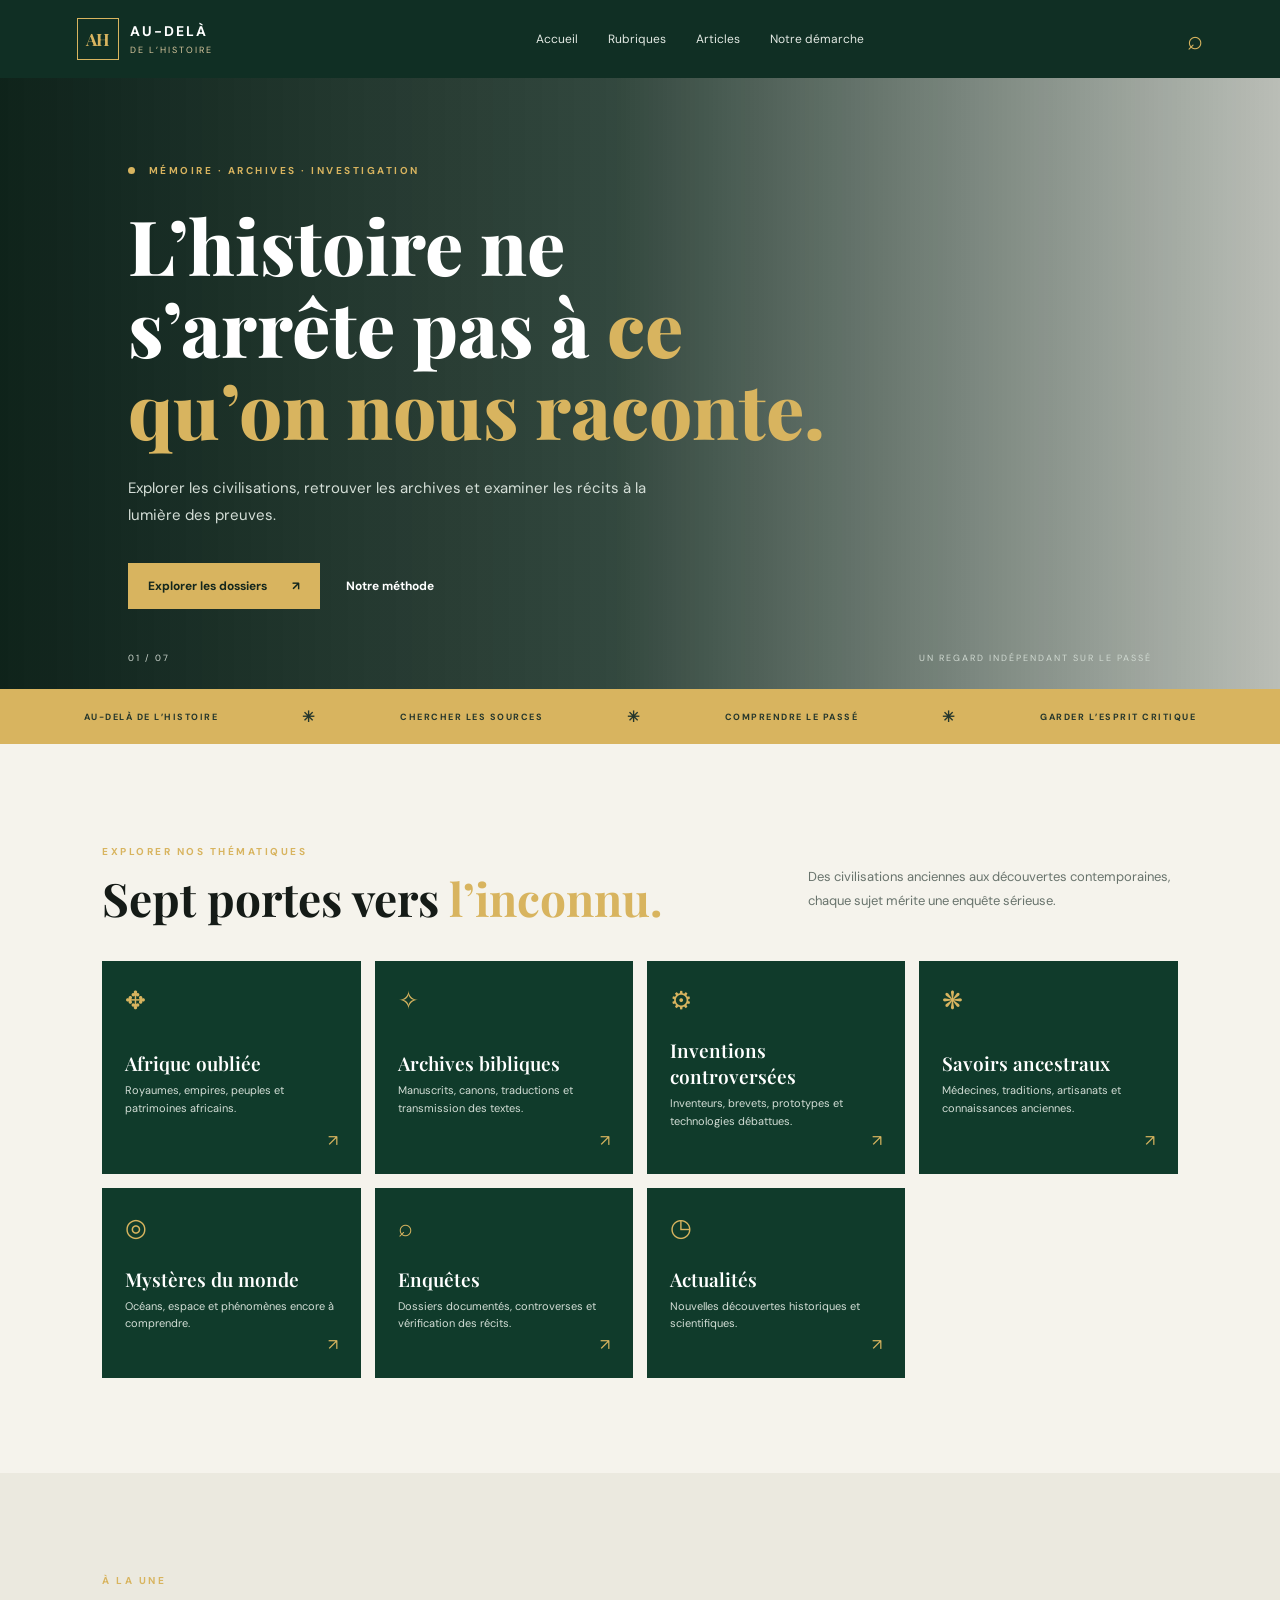
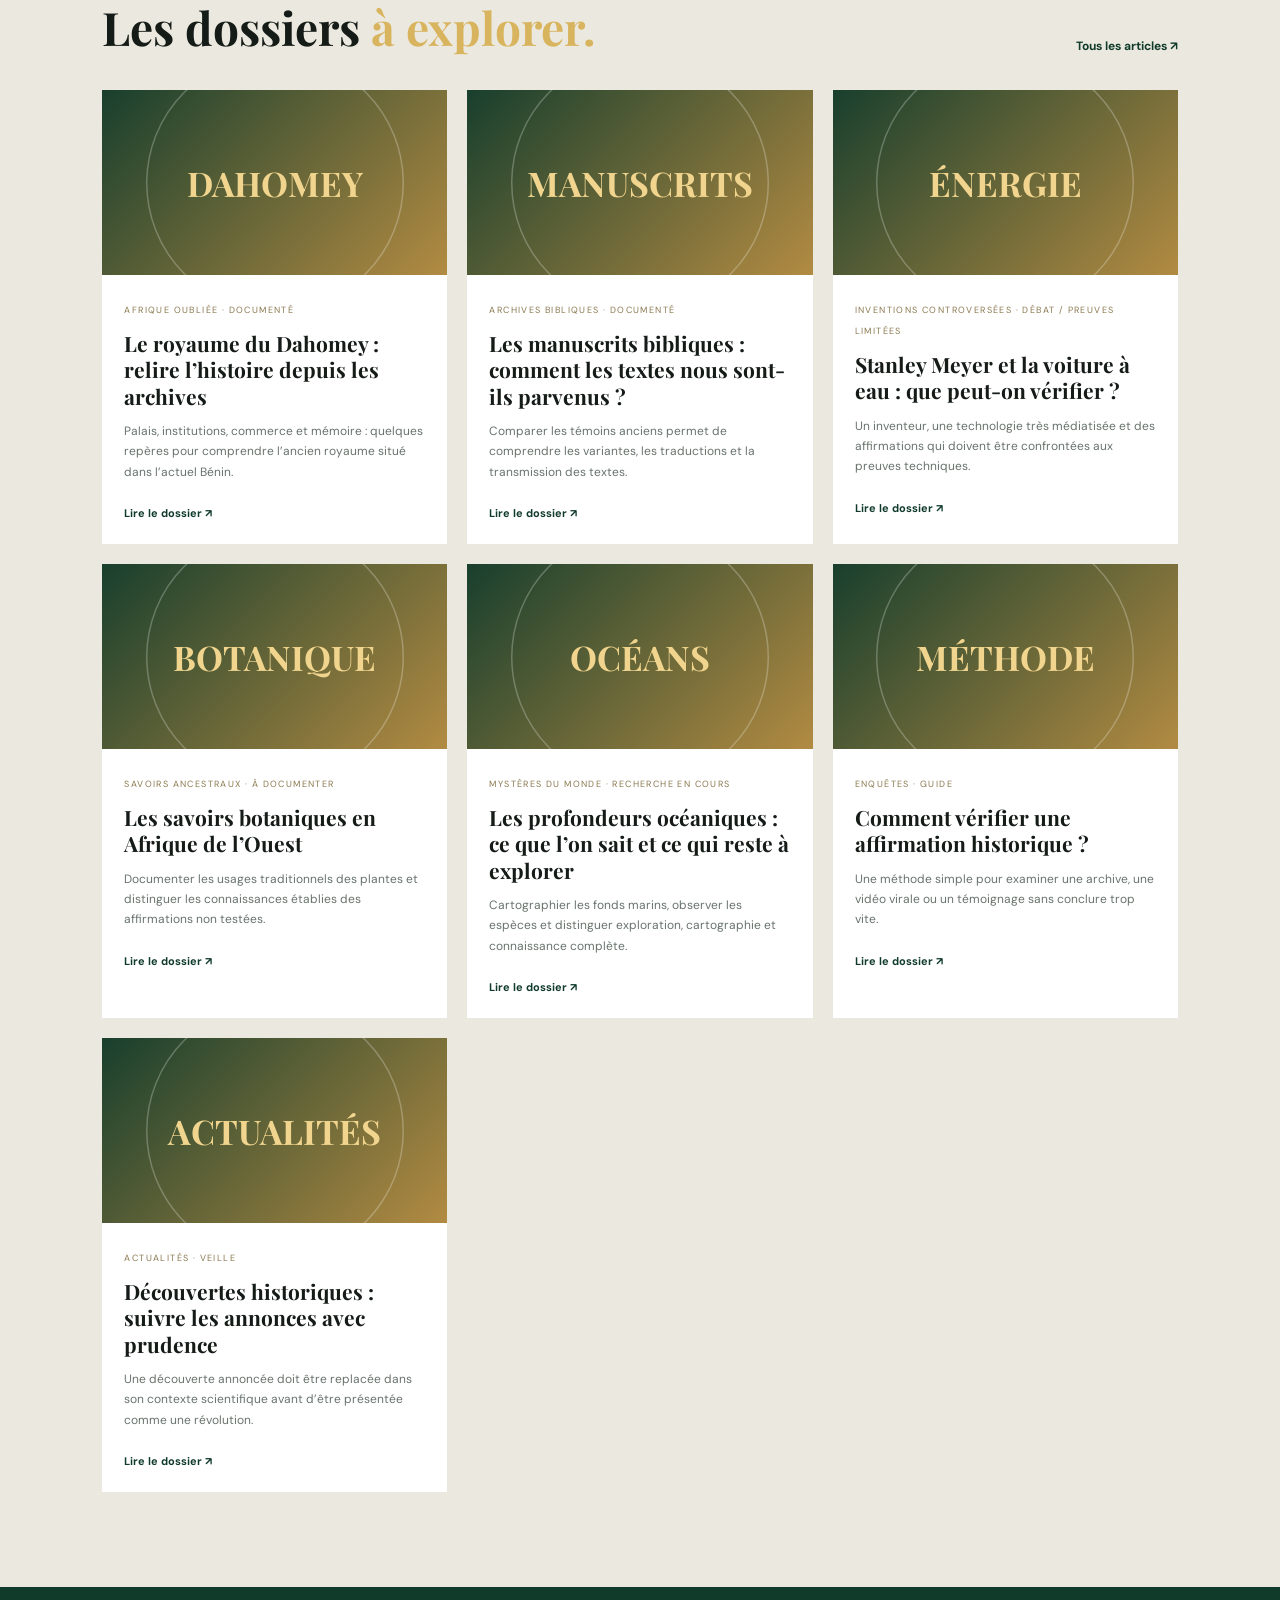
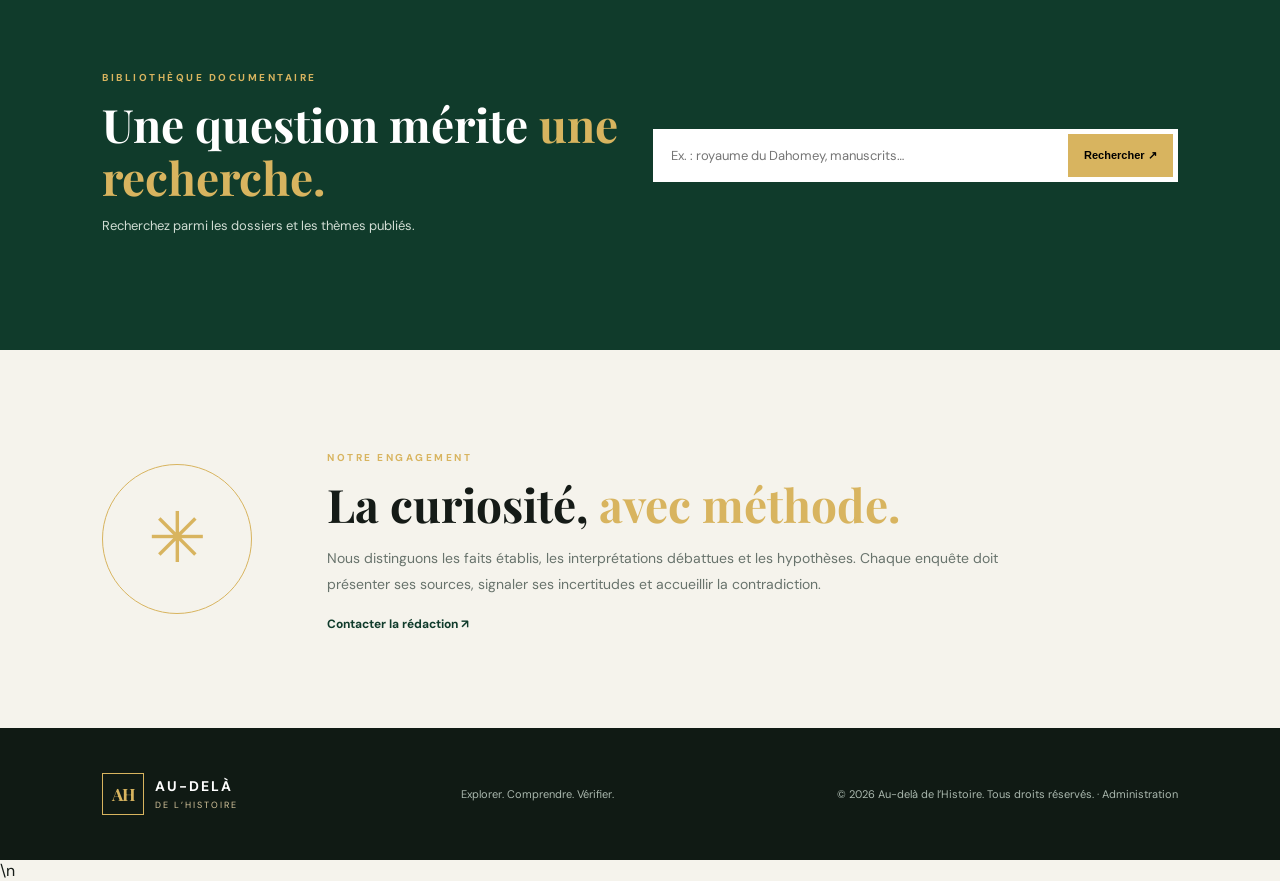
<file: index.html>
<!doctype html>
<html lang="fr">
<head>
  <meta charset="utf-8">
  <meta name="viewport" content="width=device-width, initial-scale=1">
  <meta name="theme-color" content="#103b2b">
  <meta name="description" content="Au-delà de l’Histoire : archives, civilisations, découvertes et enquêtes documentées.">
  <title>Au-delà de l’Histoire — Explorer, comprendre, vérifier</title>
  <link rel="preconnect" href="https://fonts.googleapis.com">
  <link rel="preconnect" href="https://fonts.gstatic.com" crossorigin>
  <link href="https://fonts.googleapis.com/css2?family=DM+Sans:wght@400;500;600;700&family=Playfair+Display:wght@600;700;800&display=swap" rel="stylesheet">
  <link rel="manifest" href="site.webmanifest">
  <link rel="icon" href="assets/icon.svg" type="image/svg+xml">
  <link rel="stylesheet" href="styles.css">
</head>
<body>
<header class="site-header">
  <a class="brand" href="#" aria-label="Au-delà de l'Histoire, accueil">
    <span class="brand-mark">AH</span><span><strong>AU-DELÀ</strong><small>DE L’HISTOIRE</small></span>
  </a>
  <button class="menu-toggle" id="menuToggle" aria-label="Ouvrir le menu">☰</button>
  <nav id="mainNav">
    <a href="#accueil">Accueil</a><a href="#rubriques">Rubriques</a><a href="#articles">Articles</a><a href="#apropos">Notre démarche</a>
  </nav>
  <a class="header-search" href="#recherche" aria-label="Rechercher">⌕</a>
</header>

<main>
<section class="hero" id="accueil">
  <div class="hero-shade"></div>
  <div class="hero-content">
    <span class="eyebrow"><i></i> MÉMOIRE · ARCHIVES · INVESTIGATION</span>
    <h1>L’histoire ne s’arrête pas à <em>ce qu’on nous raconte.</em></h1>
    <p>Explorer les civilisations, retrouver les archives et examiner les récits à la lumière des preuves.</p>
    <div class="hero-actions"><a class="btn btn-gold" href="#articles">Explorer les dossiers <span>↗</span></a><a class="text-link" href="#apropos">Notre méthode</a></div>
  </div>
  <div class="hero-note"><span>01 / 07</span><span>UN REGARD INDÉPENDANT SUR LE PASSÉ</span></div>
</section>

<section class="ticker"><span>AU-DELÀ DE L’HISTOIRE</span><b>✳</b><span>CHERCHER LES SOURCES</span><b>✳</b><span>COMPRENDRE LE PASSÉ</span><b>✳</b><span>GARDER L’ESPRIT CRITIQUE</span></section>

<section class="section" id="rubriques">
  <div class="section-heading"><div><span class="kicker">EXPLORER NOS THÉMATIQUES</span><h2>Sept portes vers <em>l’inconnu.</em></h2></div><p>Des civilisations anciennes aux découvertes contemporaines, chaque sujet mérite une enquête sérieuse.</p></div>
  <div class="category-grid" id="categoryGrid"></div>
</section>

<section class="featured-wrap" id="articles">
  <div class="section-heading"><div><span class="kicker">À LA UNE</span><h2>Les dossiers <em>à explorer.</em></h2></div><a class="text-link" href="#recherche">Tous les articles ↗</a></div>
  <div class="featured-grid" id="articleGrid"></div>
</section>

<section class="search-section" id="recherche">
  <div><span class="kicker">BIBLIOTHÈQUE DOCUMENTAIRE</span><h2>Une question mérite <em>une recherche.</em></h2><p>Recherchez parmi les dossiers et les thèmes publiés.</p></div>
  <form id="searchForm" class="search-form"><label class="sr-only" for="searchInput">Rechercher un article</label><input id="searchInput" type="search" placeholder="Ex. : royaume du Dahomey, manuscrits…" autocomplete="off"><button type="submit">Rechercher ↗</button></form>
  <div id="searchResults" class="search-results" aria-live="polite"></div>
</section>

<section class="method section" id="apropos">
  <div class="method-symbol">✳</div><div><span class="kicker">NOTRE ENGAGEMENT</span><h2>La curiosité, <em>avec méthode.</em></h2><p>Nous distinguons les faits établis, les interprétations débattues et les hypothèses. Chaque enquête doit présenter ses sources, signaler ses incertitudes et accueillir la contradiction.</p><a class="text-link" href="mailto:redaction@audeladelhistoire.org">Contacter la rédaction ↗</a></div>
</section>
</main>

<footer><a class="brand footer-brand" href="#"><span class="brand-mark">AH</span><span><strong>AU-DELÀ</strong><small>DE L’HISTOIRE</small></span></a><p>Explorer. Comprendre. Vérifier.</p><small>© <span id="year"></span> Au-delà de l’Histoire. Tous droits réservés. · <a href="admin.html">Administration</a></small></footer>
<dialog id="articleDialog" class="article-dialog"><button class="dialog-close" id="dialogClose" aria-label="Fermer">×</button><div id="articleDetail"></div></dialog>
<script src="app.js"></script>\n<script type="module" src="public-data.js"></script>
<script>
  if ("serviceWorker" in navigator) {
    window.addEventListener("load", () => navigator.serviceWorker.register("./sw.js").catch(() => {}));
  }
</script>
</body>
</html>
</file>
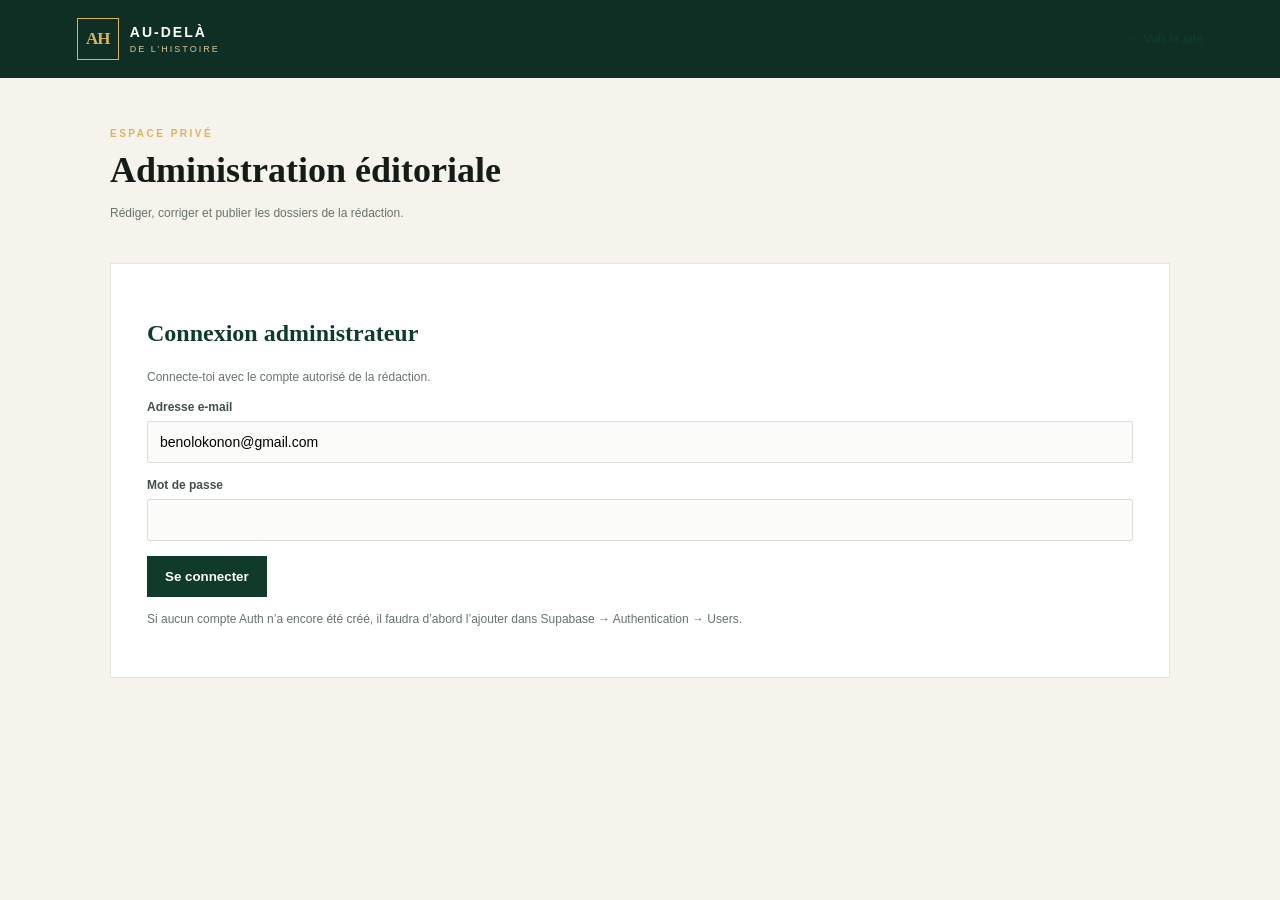
<file: admin.html>
<!doctype html>
<html lang="fr">
<head>
<meta charset="utf-8"><meta name="viewport" content="width=device-width,initial-scale=1">
<meta name="theme-color" content="#103b2b">
<title>Administration — Au-delà de l’Histoire</title>
<link rel="stylesheet" href="styles.css">
<style>
.admin-shell{max-width:1100px;margin:45px auto;padding:0 20px 70px}.admin-top{display:flex;justify-content:space-between;align-items:center;gap:15px;flex-wrap:wrap;margin-bottom:28px}.admin-panel{background:white;padding:clamp(20px,4vw,36px);margin:20px 0;border:1px solid var(--line)}.admin-panel h1,.admin-panel h2{font-family:"Playfair Display",serif;color:var(--green)}.admin-form{display:grid;grid-template-columns:1fr 1fr;gap:15px}.admin-form label{display:grid;gap:7px;font-size:12px;font-weight:700;color:#435047}.admin-form input,.admin-form select,.admin-form textarea{width:100%;padding:12px;border:1px solid #d9ded8;background:#fbfcfa;font:14px "DM Sans",sans-serif;border-radius:2px}.admin-form textarea{min-height:150px;resize:vertical}.admin-form .wide{grid-column:1/-1}.admin-actions{display:flex;gap:10px;flex-wrap:wrap}.admin-button{border:0;background:var(--green);color:white;padding:13px 18px;font-weight:700;cursor:pointer}.admin-button.secondary{background:#e9eee8;color:var(--green)}.admin-button.danger{background:#8d3029}.admin-status{padding:12px;background:#edf1e9;color:var(--green);font-size:13px;margin:12px 0}.admin-status.error{background:#fae9e7;color:#8d3029}.admin-table{width:100%;border-collapse:collapse;font-size:13px}.admin-table th,.admin-table td{padding:12px 8px;border-bottom:1px solid var(--line);text-align:left;vertical-align:top}.admin-table th{color:var(--green)}.admin-table button{margin:3px}.admin-hidden{display:none!important}.admin-help{font-size:12px;color:var(--muted);line-height:1.7}@media(max-width:650px){.admin-form{grid-template-columns:1fr}.admin-form .wide{grid-column:auto}.admin-table{font-size:11px}.admin-table th,.admin-table td{padding:8px 4px}}
</style>
</head>
<body>
<header class="site-header"><a class="brand" href="index.html"><span class="brand-mark">AH</span><span><strong>AU-DELÀ</strong><small>DE L’HISTOIRE</small></span></a><a class="text-link" href="index.html">← Voir le site</a></header>
<main class="admin-shell">
<div class="admin-top"><div><span class="kicker">ESPACE PRIVÉ</span><h1 style="font:700 36px 'Playfair Display';margin:8px 0">Administration éditoriale</h1><p class="admin-help">Rédiger, corriger et publier les dossiers de la rédaction.</p></div><button id="logoutButton" class="admin-button secondary admin-hidden">Déconnexion</button></div>
<section id="loginPanel" class="admin-panel"><h2>Connexion administrateur</h2><p class="admin-help">Connecte-toi avec le compte autorisé de la rédaction.</p><form id="loginForm" class="admin-form"><label class="wide">Adresse e-mail<input id="email" type="email" value="benolokonon@gmail.com" autocomplete="username" required></label><label class="wide">Mot de passe<input id="password" type="password" autocomplete="current-password" required></label><div class="wide"><button class="admin-button" type="submit">Se connecter</button></div></form><div id="loginMessage" class="admin-status admin-hidden" role="status"></div><p class="admin-help">Si aucun compte Auth n’a encore été créé, il faudra d’abord l’ajouter dans Supabase → Authentication → Users.</p></section>
<section id="dashboard" class="admin-hidden">
<div class="admin-panel"><div class="admin-top"><div><h2 id="formHeading">Créer un dossier</h2><p class="admin-help">Les nouveaux dossiers sont enregistrés en brouillon par défaut.</p></div><button id="newArticleButton" class="admin-button secondary">Nouveau dossier</button></div>
<form id="articleForm" class="admin-form">
<input id="articleId" type="hidden">
<label>Rubrique<select id="category" required><option>Afrique oubliée</option><option>Archives bibliques</option><option>Inventions controversées</option><option>Savoirs ancestraux</option><option>Mystères du monde</option><option>Enquêtes</option><option>Actualités</option></select></label>
<label>Statut<select id="status"><option value="draft">Brouillon</option><option value="published">Publié</option><option value="archived">Archivé</option></select></label>
<label class="wide">Titre<input id="title" required maxlength="180"></label>
<label class="wide">Adresse courte (slug)<input id="slug" required maxlength="180" placeholder="exemple-de-dossier"></label>
<label class="wide">Résumé<textarea id="excerpt" rows="2" required></textarea></label>
<label class="wide">Contenu de l’article<textarea id="content" required placeholder="Rédige le contenu du dossier. Sépare les paragraphes par une ligne vide."></textarea></label>
<label class="wide">Image de couverture<input id="cover" type="file" accept="image/png,image/jpeg,image/webp"></label>
<label><span><input id="featured" type="checkbox"> Mettre à la une</span></label>
<div class="wide admin-actions"><button class="admin-button" type="submit">Enregistrer le dossier</button><button class="admin-button secondary" type="button" id="cancelEdit">Effacer le formulaire</button></div>
</form><div id="editorMessage" class="admin-status admin-hidden" role="status"></div></div>
<div class="admin-panel"><h2>Les dossiers enregistrés</h2><div id="articleList" class="admin-help">Chargement…</div></div>
</section>
</main>
<script type="module" src="admin.js"></script>
</body></html>
</file>
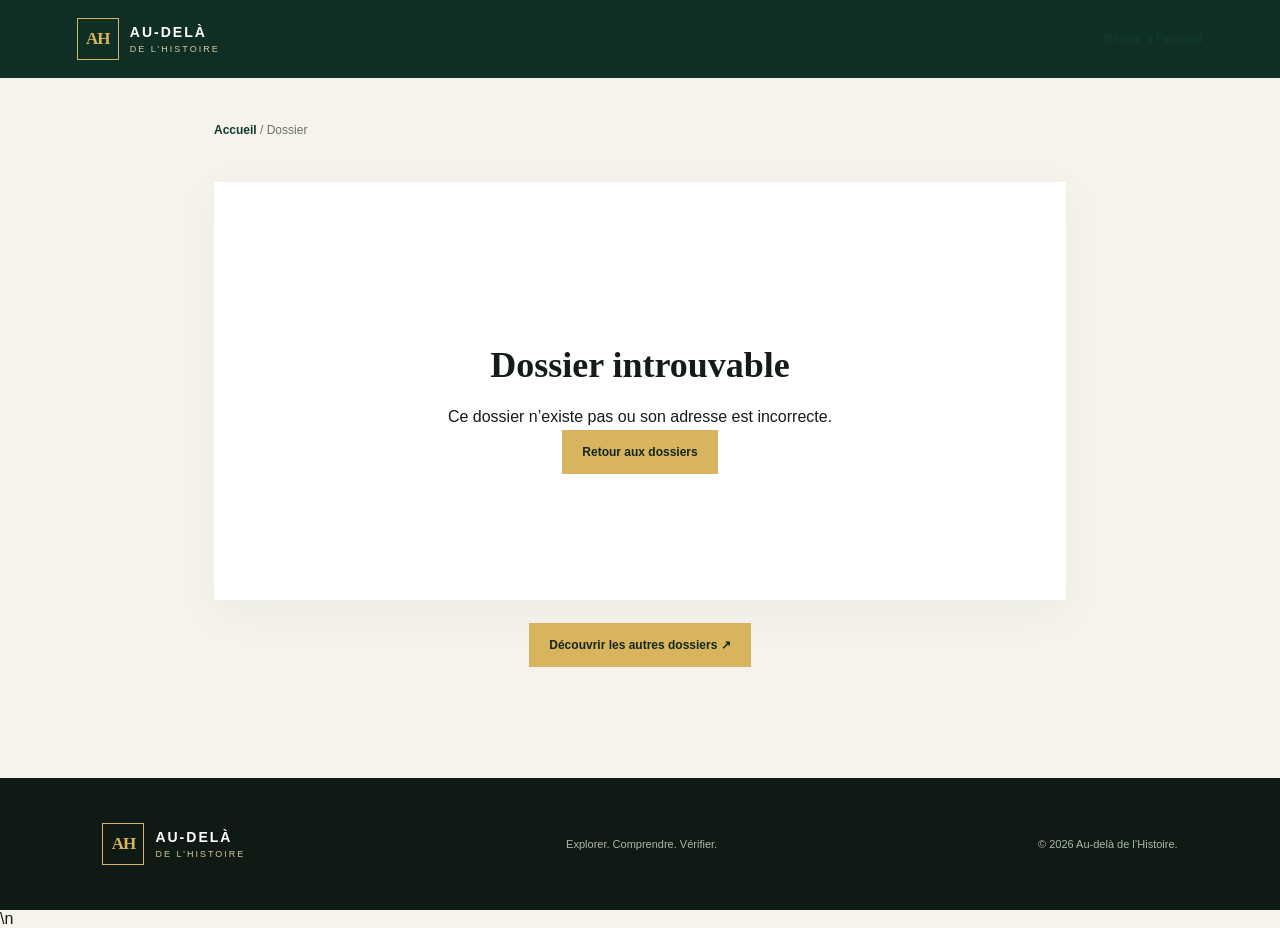
<file: article.html>
<!doctype html>
<html lang="fr">
<head>
<meta charset="utf-8">
<meta name="viewport" content="width=device-width,initial-scale=1">
<meta name="theme-color" content="#103b2b">
<meta name="description" content="Dossier documentaire — Au-delà de l’Histoire">
<title>Lire un dossier — Au-delà de l’Histoire</title>
<link rel="manifest" href="site.webmanifest">
<link rel="icon" href="assets/icon.svg" type="image/svg+xml">
<link rel="stylesheet" href="styles.css">
</head>
<body>
<header class="site-header">
<a class="brand" href="index.html"><span class="brand-mark">AH</span><span><strong>AU-DELÀ</strong><small>DE L’HISTOIRE</small></span></a>
<a class="text-link" href="index.html">← Retour à l'accueil</a>
</header>
<main class="reading-page">
<div class="reading-top"><a href="index.html">Accueil</a><span> / </span><span id="readingCategory">Dossier</span></div>
<article id="readingArticle" class="reading-article" aria-live="polite">
<p>Chargement du dossier…</p>
</article>
<div class="reading-bottom"><a class="btn btn-gold" href="index.html#articles">Découvrir les autres dossiers ↗</a></div>
</main>
<footer><a class="brand footer-brand" href="index.html"><span class="brand-mark">AH</span><span><strong>AU-DELÀ</strong><small>DE L’HISTOIRE</small></span></a><p>Explorer. Comprendre. Vérifier.</p><small>© <span id="year"></span> Au-delà de l’Histoire.</small></footer>
<script src="article-page.js"></script>\n<script type="module" src="public-reader.js"></script>
</body>
</html>
</file>
<file: styles.css>
:root{--green:#103b2b;--green2:#18563d;--gold:#d8b45f;--ink:#151b17;--muted:#68736c;--cream:#f5f3ec;--white:#fff;--line:#e5e5dc}*{box-sizing:border-box}html{scroll-behavior:smooth}body{margin:0;background:var(--cream);color:var(--ink);font-family:"DM Sans",sans-serif}a{color:inherit;text-decoration:none}.site-header{height:78px;padding:0 clamp(20px,6vw,88px);display:flex;align-items:center;justify-content:space-between;background:#102f24;color:white;position:sticky;top:0;z-index:10}.brand{display:flex;align-items:center;gap:11px;color:white}.brand-mark{width:42px;height:42px;border:1px solid var(--gold);color:var(--gold);display:grid;place-items:center;font:700 17px "Playfair Display";letter-spacing:-1px}.brand strong,.brand small{display:block;letter-spacing:2px}.brand strong{font-size:14px}.brand small{font-size:9px;margin-top:4px;color:#d7c79e}nav{display:flex;gap:30px}nav a{font-size:12px;color:#e2e9e3}nav a:hover,.text-link:hover{color:var(--gold)}.header-search,.menu-toggle{font-size:27px;color:var(--gold);background:none;border:0}.menu-toggle{display:none}.hero{min-height:590px;position:relative;display:flex;align-items:center;padding:80px clamp(22px,10vw,150px);color:white;background:linear-gradient(90deg,rgba(7,28,20,.97),rgba(8,34,24,.82) 48%,rgba(9,31,23,.25)),url("https://images.unsplash.com/photo-1516026672322-bc52d61a55d5?auto=format&fit=crop&w=2000&q=80") center/cover}.hero-content{max-width:720px;position:relative;z-index:1}.eyebrow,.kicker{font-size:10px;letter-spacing:2.5px;font-weight:700;color:var(--gold)}.eyebrow i{display:inline-block;width:7px;height:7px;background:var(--gold);border-radius:50%;margin-right:9px}.hero h1{font:800 clamp(42px,6vw,76px)/1.08 "Playfair Display",serif;margin:25px 0}.hero h1 em,h2 em{color:var(--gold);font-style:normal}.hero p{max-width:540px;color:#d5dfd8;line-height:1.8;font-size:15px}.hero-actions{display:flex;align-items:center;gap:26px;margin-top:34px}.btn{padding:15px 20px;font-size:12px;font-weight:700}.btn-gold{background:var(--gold);color:#14271d}.btn span{margin-left:22px}.text-link{font-size:12px;font-weight:700;color:var(--green)}.hero .text-link{color:white}.hero-note{position:absolute;bottom:25px;left:clamp(22px,10vw,150px);right:clamp(22px,10vw,150px);display:flex;justify-content:space-between;color:#d0d9d1;font-size:9px;letter-spacing:2px}.ticker{height:55px;background:var(--gold);display:flex;justify-content:space-evenly;align-items:center;gap:12px;padding:0 12px;font-size:9px;letter-spacing:1.5px;font-weight:700;color:#26372c}.ticker b{font-size:15px}.section,.featured-wrap{padding:95px clamp(22px,8vw,116px)}.section-heading{display:flex;align-items:end;justify-content:space-between;gap:25px;margin-bottom:36px}.section-heading h2,.search-section h2,.method h2{font:700 clamp(30px,4vw,46px)/1.15 "Playfair Display";margin:12px 0 0}.section-heading p{max-width:370px;color:var(--muted);font-size:13px;line-height:1.8}.category-grid{display:grid;grid-template-columns:repeat(4,1fr);gap:14px}.category-card{min-height:190px;background:var(--green);color:white;padding:23px;display:flex;flex-direction:column;justify-content:space-between;transition:.2s}.category-card:hover{background:var(--green2);transform:translateY(-4px)}.category-icon{font-size:25px;color:var(--gold)}.category-card h3{font:600 19px "Playfair Display";margin:20px 0 6px}.category-card p{font-size:11px;color:#d3ded6;line-height:1.6;margin:0}.category-arrow{align-self:flex-end;color:var(--gold)}.featured-wrap{background:#ebe9df}.featured-grid{display:grid;grid-template-columns:repeat(3,1fr);gap:20px}.article-card{background:white}.article-art{height:185px;background:linear-gradient(135deg,#183f2d,#b28b42);display:flex;align-items:center;justify-content:center;color:#f1d58e;font:700 34px "Playfair Display";position:relative;overflow:hidden}.article-art:after{content:"";position:absolute;width:170px;height:170px;border:1px solid #ffffff40;border-radius:50%;transform:scale(1.5)}.article-body{padding:22px}.article-meta{font-size:9px;color:#8b7950;letter-spacing:1.4px;text-transform:uppercase}.article-body h3{font:700 21px/1.25 "Playfair Display";margin:12px 0}.article-body p{font-size:12px;line-height:1.7;color:var(--muted)}.read-more{display:inline-block;margin-top:12px;font-size:11px;font-weight:700;color:var(--green)}.search-section{padding:78px clamp(22px,8vw,116px);background:var(--green);color:white;display:grid;grid-template-columns:1fr 1fr;gap:25px;align-items:center}.search-section p{font-size:13px;color:#d1ddd4}.search-form{display:flex;background:white;padding:5px}.search-form input{min-width:0;flex:1;border:0;padding:13px;font:13px "DM Sans";outline:0}.search-form button{border:0;background:var(--gold);padding:0 16px;font-weight:700;font-size:11px}.search-results{grid-column:1/-1;display:grid;grid-template-columns:repeat(3,1fr);gap:10px}.result-item{padding:15px;background:#ffffff12;border:1px solid #ffffff25;font-size:12px}.method{display:grid;grid-template-columns:180px 1fr;gap:45px;align-items:center}.method-symbol{width:150px;height:150px;border:1px solid var(--gold);border-radius:50%;display:grid;place-items:center;color:var(--gold);font-size:70px}.method p{max-width:680px;color:var(--muted);font-size:14px;line-height:1.9}footer{background:#101a14;color:white;padding:45px clamp(22px,8vw,116px);display:flex;align-items:center;justify-content:space-between;gap:20px;flex-wrap:wrap}footer p,footer small{color:#aab8ae;font-size:11px}.article-dialog{width:min(760px,92vw);max-height:88vh;border:0;padding:35px;background:var(--cream);color:var(--ink)}.article-dialog::backdrop{background:#07150ecc}.dialog-close{float:right;border:0;background:none;font-size:30px;cursor:pointer}.article-dialog h2{font:700 34px "Playfair Display"}.article-dialog p{line-height:1.9;font-size:14px}.status{padding:10px;background:#e7eadf;border-left:3px solid var(--green);font-size:12px}.sr-only{position:absolute;width:1px;height:1px;overflow:hidden;clip:rect(0,0,0,0)}@media(max-width:760px){.site-header{height:66px}.menu-toggle{display:block;margin-left:auto;margin-right:15px}nav{display:none;position:absolute;top:66px;left:0;right:0;background:#102f24;padding:20px;flex-direction:column;gap:20px}nav.open{display:flex}.hero{min-height:570px;padding-top:65px;padding-bottom:90px;background-position:58%}.hero h1{font-size:45px}.hero-note{font-size:8px}.ticker{overflow:hidden;justify-content:flex-start;white-space:nowrap}.ticker span:nth-of-type(n+3),.ticker b:nth-of-type(n+2){display:none}.section,.featured-wrap{padding:65px 22px}.section-heading{display:block}.section-heading p{margin-top:15px}.category-grid{grid-template-columns:repeat(2,1fr)}.category-card{min-height:175px;padding:16px}.featured-grid{grid-template-columns:1fr}.article-art{height:170px}.search-section{grid-template-columns:1fr;padding:60px 22px}.search-results{grid-template-columns:1fr}.method{grid-template-columns:1fr;gap:25px}.method-symbol{width:100px;height:100px;font-size:48px}footer{display:block}footer p{margin:22px 0}}


/* Pages individuelles de lecture */
.reading-page{max-width:900px;margin:0 auto;padding:35px 24px 90px;min-height:65vh}.reading-top{font-size:12px;color:var(--muted);margin:10px 0 45px}.reading-top a{color:var(--green);font-weight:700}.reading-article{background:#fff;padding:clamp(25px,6vw,70px);box-shadow:0 12px 45px #17271b0a}.reading-status{display:inline-block;background:#edf1e9;color:var(--green);padding:8px 12px;font-size:11px;font-weight:700}.reading-article h1{font:800 clamp(34px,6vw,58px)/1.12 "Playfair Display",serif;margin:22px 0}.reading-lead{font-size:18px;line-height:1.7;color:#59665d}.reading-rule{height:1px;background:var(--line);margin:32px 0}.reading-article section{margin:34px 0}.reading-article h2{font:700 25px "Playfair Display";color:var(--green)}.reading-article section p,.reading-question p{font-size:15px;line-height:1.95;color:#3e4941}.reading-question{margin:38px 0;padding:24px;background:#edf1e9;border-left:4px solid var(--gold)}.reading-question strong{color:var(--green)}.reading-sources li{font-size:13px;line-height:1.8;margin:10px 0;overflow-wrap:anywhere}.reading-note{background:#f6f2e6;padding:16px;font-size:12px;line-height:1.7;color:#645b43}.share-button{border:0;background:var(--green);color:white;padding:14px 20px;font-weight:700;cursor:pointer}.reading-bottom{text-align:center;padding:35px}.reading-empty{text-align:center;padding:70px 20px}.reading-empty h1{font:700 36px "Playfair Display"}
\n/* Administration et contenus dynamiques */\n.article-art[style*="background"] span{position:relative;z-index:1;text-shadow:0 2px 8px #0008}.article-dialog img{max-width:100%}\n
</file>
